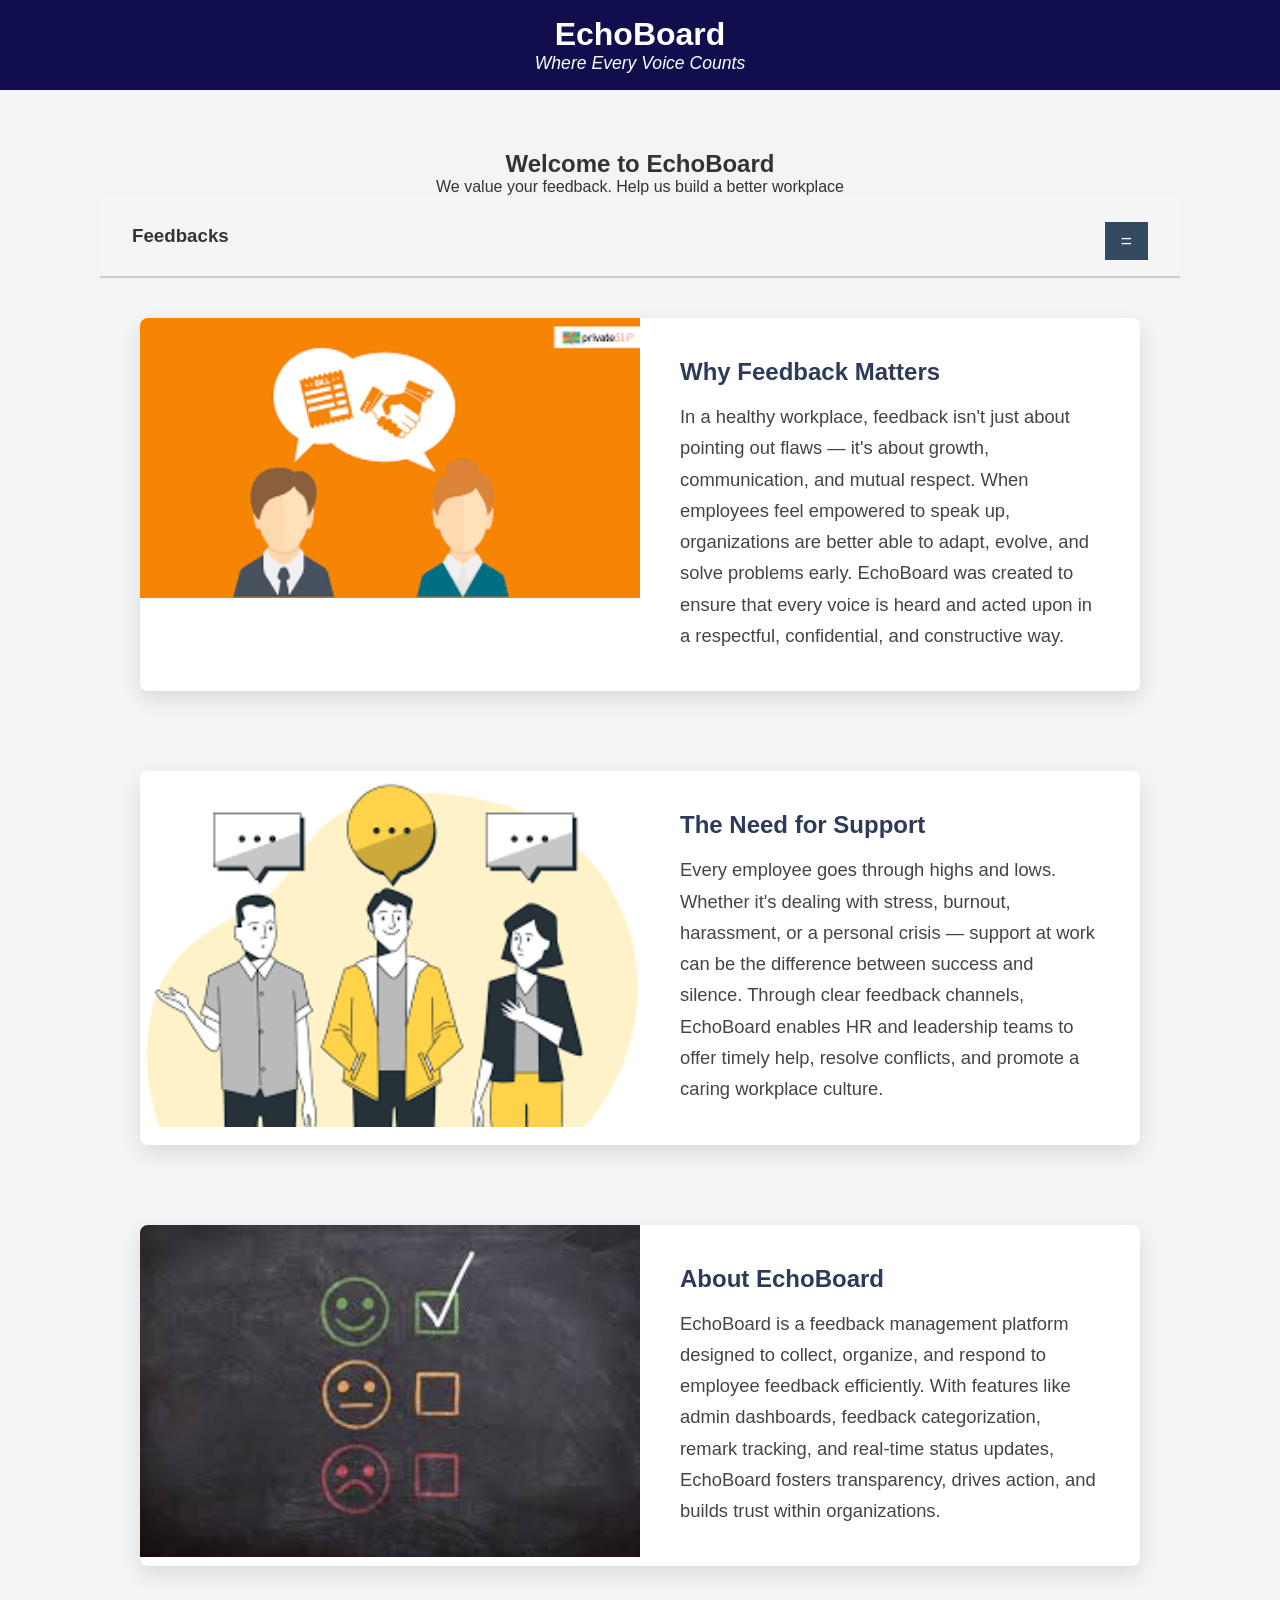
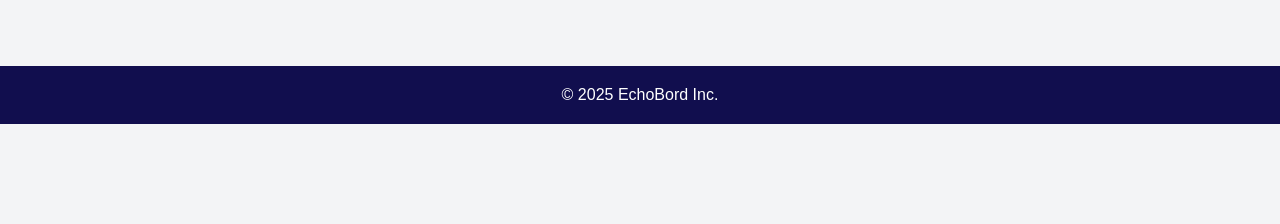
<file: index.html>
<!DOCTYPE html>
<html>
<head>
    <meta charset="UTF-8" />
    <title>EchoBoard</title>
    <link rel="stylesheet" href="style.css">


</head>
<body>
    <header>
        <h1>EchoBoard</h1>
        <p class="tagline">Where Every Voice Counts</p>
    </header>
    <main>
    <h2>Welcome to EchoBoard</h2>
    <p>We value your feedback. Help us build a better workplace</p>

    <!-- <a href="feedback.html" class="feedback-btn">Give Feedback</a> -->
    
    </main>

    <div class="feedback-container-header">
    <h3>Feedbacks</h3>
    <nav>
        <button id="toggleSidebar">=</button>
    <div id="sidebarMenu" class="sidebar-menu hidden">
      <a href="/support.html">Support</a>
      <a href="/contact.html">Contact</a>
      <a href="/about.html">About</a>
      <a href="/help.html">Help</a>
      <a href="/login.html">Login</a>
    </div>
    </nav>
    </div>
    
        
    </div>
    <section>
  <img src="images/feedback.png" alt="Feedback">
  <div class="section-text">
    <h2>Why Feedback Matters</h2>
    <p>
      In a healthy workplace, feedback isn't just about pointing out flaws — it's about growth, communication, and mutual respect. 
      When employees feel empowered to speak up, organizations are better able to adapt, evolve, and solve problems early. 
      EchoBoard was created to ensure that every voice is heard and acted upon in a respectful, confidential, and constructive way.
    </p>
  </div>
</section>

<section>
  <img src="images/needsupport.png" alt="Support">
  <div class="section-text">
    <h2>The Need for Support</h2>
    <p>
      Every employee goes through highs and lows. Whether it's dealing with stress, burnout, harassment, or a personal crisis — support at work can be the difference between success and silence.
      Through clear feedback channels, EchoBoard enables HR and leadership teams to offer timely help, resolve conflicts, and promote a caring workplace culture.
    </p>
  </div>
</section>

<section>
  <img src="images/echoborad.jpeg" alt="Project">
  <div class="section-text">
    <h2>About EchoBoard</h2>
    <p>
      EchoBoard is a feedback management platform designed to collect, organize, and respond to employee feedback efficiently.
With features like admin dashboards, feedback categorization, remark tracking, and real-time status updates, EchoBoard fosters transparency, drives action, and builds trust within organizations.
  
    </p>
</div>
</section>
    
       




    <footer>
        <p>&copy; 2025 EchoBord Inc.</p>
    </footer>
    <script src="index.js"></script>

</body>
</html>
</file>
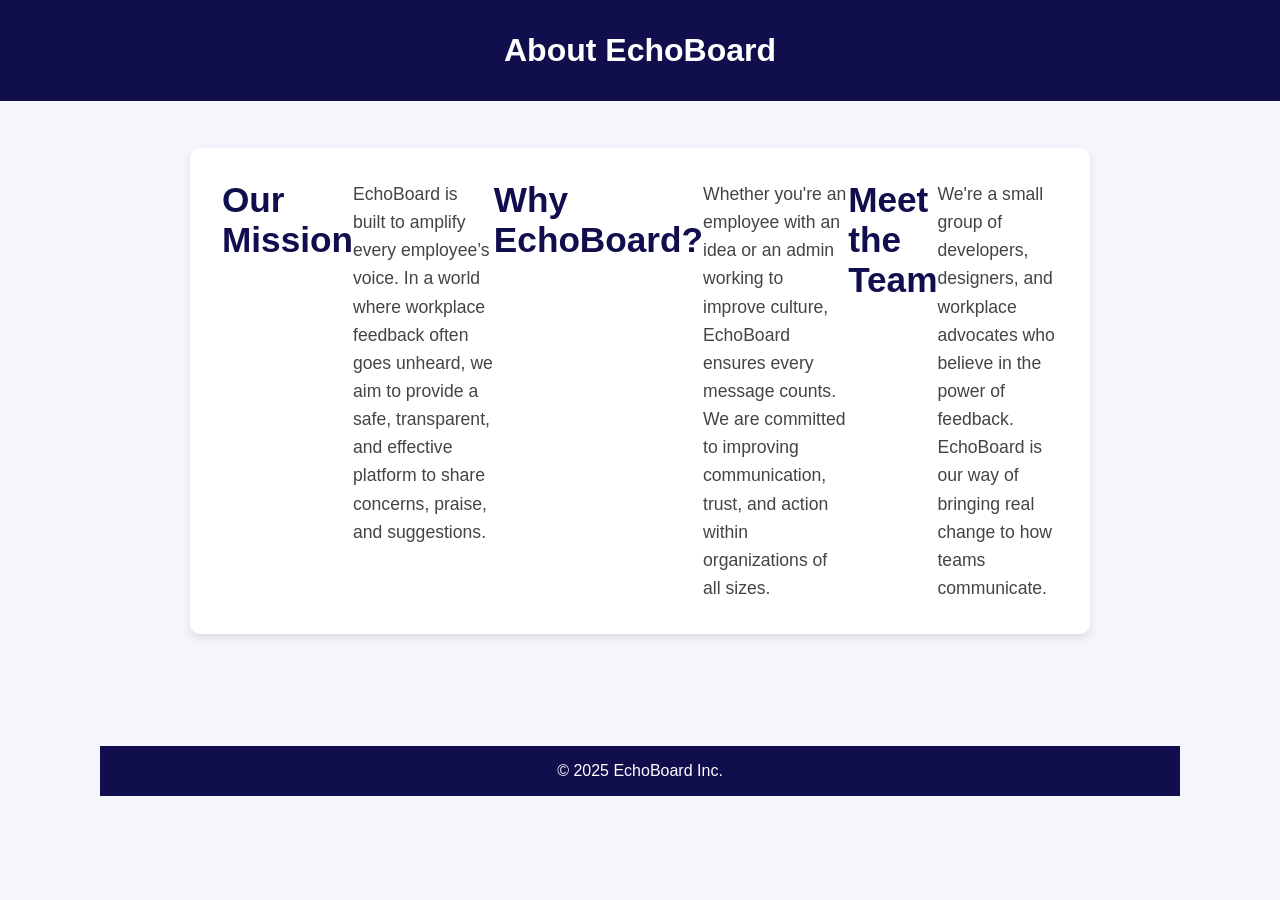
<file: about.html>
<!DOCTYPE html>
<html lang="en">
<head>
  <meta charset="UTF-8" />
  <meta name="viewport" content="width=device-width, initial-scale=1.0"/>
  <title>About | EchoBoard</title>
  <link rel="stylesheet" href="style.css" />
  <style>
    body {
      margin: 0;
      font-family: 'Segoe UI', sans-serif;
      background: #f4f6fb;
      color: #333;
    }

    header {
      background-color: #110e4e;
      color: #fff;
      padding: 2rem 0;
      text-align: center;
    }

    .about-section {
      max-width: 900px;
      margin: 3rem auto;
      padding: 2rem;
      background: #ffffff;
      border-radius: 10px;
      box-shadow: 0 4px 10px rgba(0, 0, 0, 0.1);
      animation: fadeInUp 1s ease-out;
    }

    .about-section h2 {
      font-size: 2.2rem;
      margin-bottom: 1rem;
      color: #110e4e;
      animation: slideIn 1s ease-in-out;
    }

    .about-section p {
      line-height: 1.6;
      font-size: 1.1rem;
      color: #444;
    }

    footer {
      background-color: #110e4e;
      color: #fff;
      text-align: center;
      padding: 1rem 0;
      position: relative;
      bottom: 0;
      width: 100%;
      margin-top: 4rem;
    }

    @keyframes fadeInUp {
      from {
        opacity: 0;
        transform: translateY(40px);
      }
      to {
        opacity: 1;
        transform: translateY(0);
      }
    }

    @keyframes slideIn {
      0% {
        transform: translateX(-50%);
        opacity: 0;
      }
      100% {
        transform: translateX(0);
        opacity: 1;
      }
    }
  </style>
</head>
<body>

  <header>
    <h1>About EchoBoard</h1>
  </header>

  <section class="about-section">
    <h2>Our Mission</h2>
    <p>EchoBoard is built to amplify every employee’s voice. In a world where workplace feedback often goes unheard, we aim to provide a safe, transparent, and effective platform to share concerns, praise, and suggestions.</p>

    <h2>Why EchoBoard?</h2>
    <p>Whether you're an employee with an idea or an admin working to improve culture, EchoBoard ensures every message counts. We are committed to improving communication, trust, and action within organizations of all sizes.</p>

    <h2>Meet the Team</h2>
    <p>We're a small group of developers, designers, and workplace advocates who believe in the power of feedback. EchoBoard is our way of bringing real change to how teams communicate.</p>
  </section>

  <footer>
    &copy; 2025 EchoBoard Inc.
  </footer>

</body>
</html>
</file>
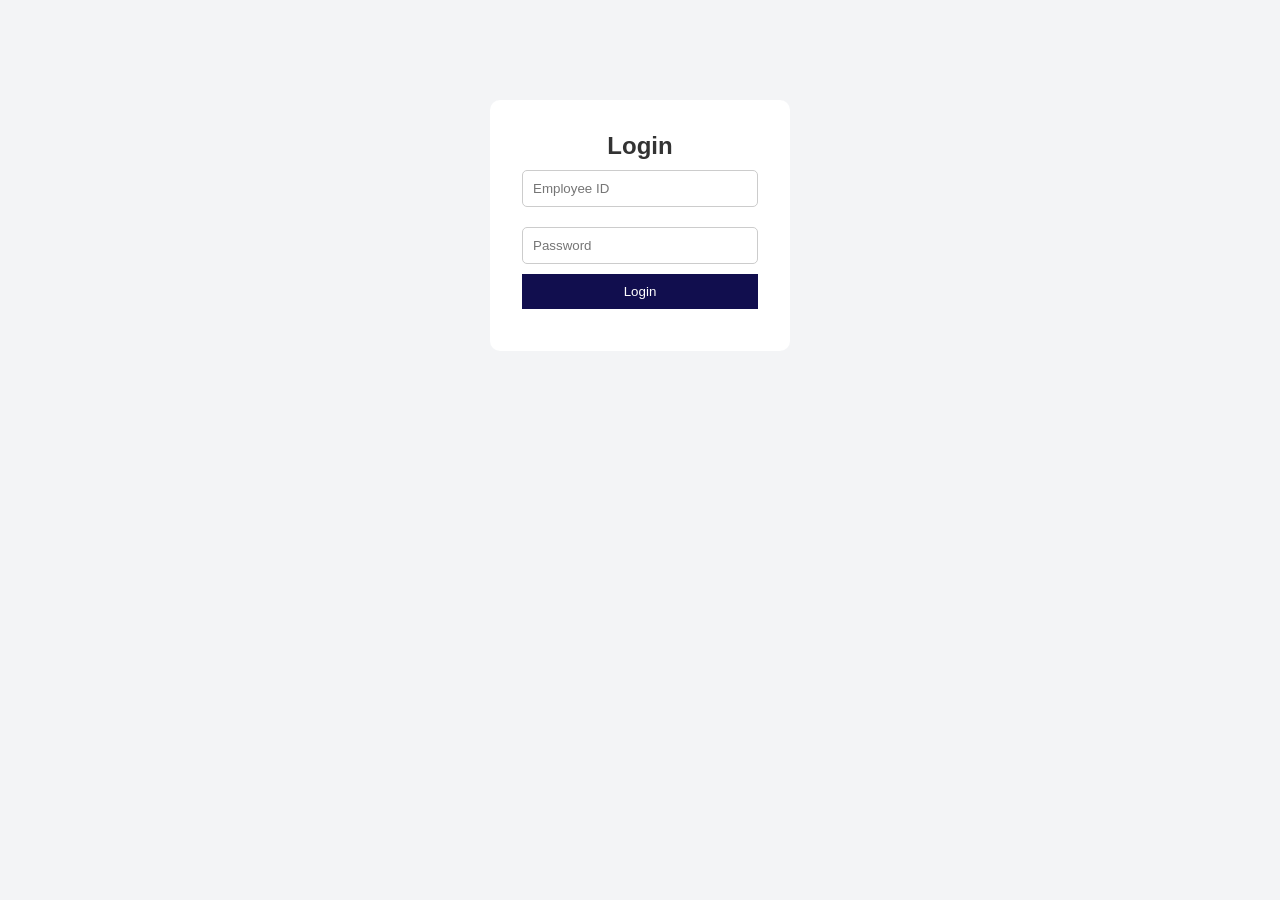
<file: adminDashboard.html>
<!DOCTYPE html>
<html lang="en">
    <head>
        <meta charset="UTF-8">
        <meta name="viewport" content="width=device-width, initial-scale=1.0">
        <title>Employee Dashboard | EchoBoard</title>
        <link rel="stylesheet" href="style.css">
        <link rel="icon" href="/favicon.ico" type="image/x-icon">

    </head>
    <body class="dashboard-body">
        <div class="dashboard">
            <div class="dashboard-header">
                <label for="fileInput">
                <img id="profilePhoto" src="" alt="profile Photo">
                </label>
                <input type="file" id="fileInput" accept="image/*"/>
                <div id="status"></div>

                <div class="info">
                    <h2 id="profileName"></h2>
                    <p><span id="empId"></span></p>
                    <!-- <p><span id="joiningDate"></span></p> -->
                    <p><span id="department"></span></p>
                    <p><span id="email"></span></p>
                </div>
                <div class="logout-bar">
                    <!-- add joining date on the profile page if needed -->
                     <button id="res-feedbackbutton" class="res-feedback-button">Resolved Feedbacks</button>
                    <button id="logoutBtn" class="logout-button">Logout</button>
                </div>

                
            </div>
        </div>
        <section class="emp-feedback-contaier">
            <!-- Feedback that employee has shared. -->
             <div class="emp-raised-feedbacks">
                <div class="left-sidebar">
                    <h3>Employee Feedback</h3>
                    <ul id="feedbackList"></ul>
                    </ul>
                </div>





             </div>
        </section>
        <script src="adminDashboard.js"></script>
    </body>
    </html>
</file>
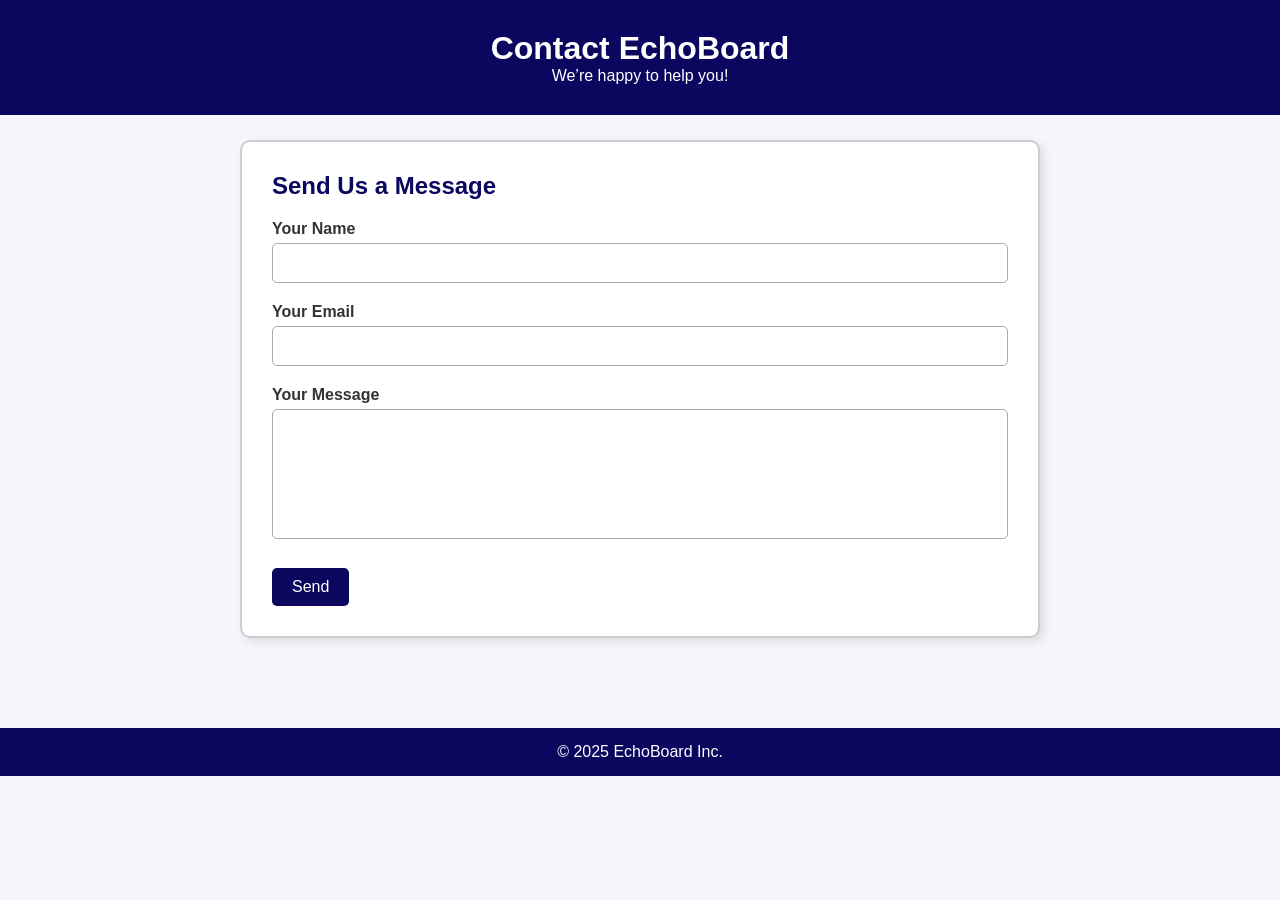
<file: contact.html>
<!DOCTYPE html>
<html lang="en">
<head>
  <meta charset="UTF-8">
  <title>Contact | EchoBoard</title>
  <link rel="stylesheet" href="style.css">
  <style>
    body {
      margin: 0;
      font-family: 'Segoe UI', sans-serif;
      background-color: #f4f6fb;
      color: #333;
    }

    header {
      background-color: #0b075e;
      color: white;
      text-align: center;
      padding: 30px 0;
    }

    .contact-box {
      width: 800px;
      margin: 40px auto;
      padding: 30px;
      background-color: white;
      border: 2px solid #ccc;
      border-radius: 10px;
      box-shadow: 4px 4px 10px rgba(0, 0, 0, 0.1);
      animation: fadeIn 0.7s ease;
    }

    .contact-box h2 {
      margin-top: 0;
      color: #0b075e;
    }

    .contact-box label {
      display: block;
      margin-top: 20px;
      font-weight: bold;
    }

    .contact-box input,
    .contact-box textarea {
      width: 100%;
      padding: 10px;
      font-size: 16px;
      margin-top: 5px;
      border: 1px solid #aaa;
      border-radius: 5px;
      box-sizing: border-box;
    }

    .contact-box textarea {
      resize: none;
    }

    .contact-box button {
      margin-top: 25px;
      padding: 10px 20px;
      font-size: 16px;
      background-color: #0b075e;
      color: white;
      border: none;
      border-radius: 5px;
      cursor: pointer;
    }

    .contact-box button:hover {
      background-color: #181c6e;
    }

    footer {
      background-color: #0b075e;
      color: white;
      text-align: center;
      padding: 15px 0;
      margin-top: 50px;
    }

    @keyframes fadeIn {
      from {
        opacity: 0;
        transform: translateY(40px);
      }
      to {
        opacity: 1;
        transform: translateY(0);
      }
    }
  </style>
</head>
<body>

  <header>
    <h1>Contact EchoBoard</h1>
    <p>We’re happy to help you!</p>
  </header>

  <div class="contact-box">
    <h2>Send Us a Message</h2>
    <form action="#" method="POST">
      <label for="name">Your Name</label>
      <input type="text" id="name" name="name" required>

      <label for="email">Your Email</label>
      <input type="email" id="email" name="email" required>

      <label for="message">Your Message</label>
      <textarea id="message" name="message" rows="6" required></textarea>

      <button type="submit">Send</button>
    </form>
  </div>

  <footer>
    &copy; 2025 EchoBoard Inc.
  </footer>

</body>
<script>
  document.querySelector('form').addEventListener('submit', function(e) {
    e.preventDefault(); 
    alert('Your message has been submitted successfully!');
    this.reset(); 
  });
</script>

</html>
</file>
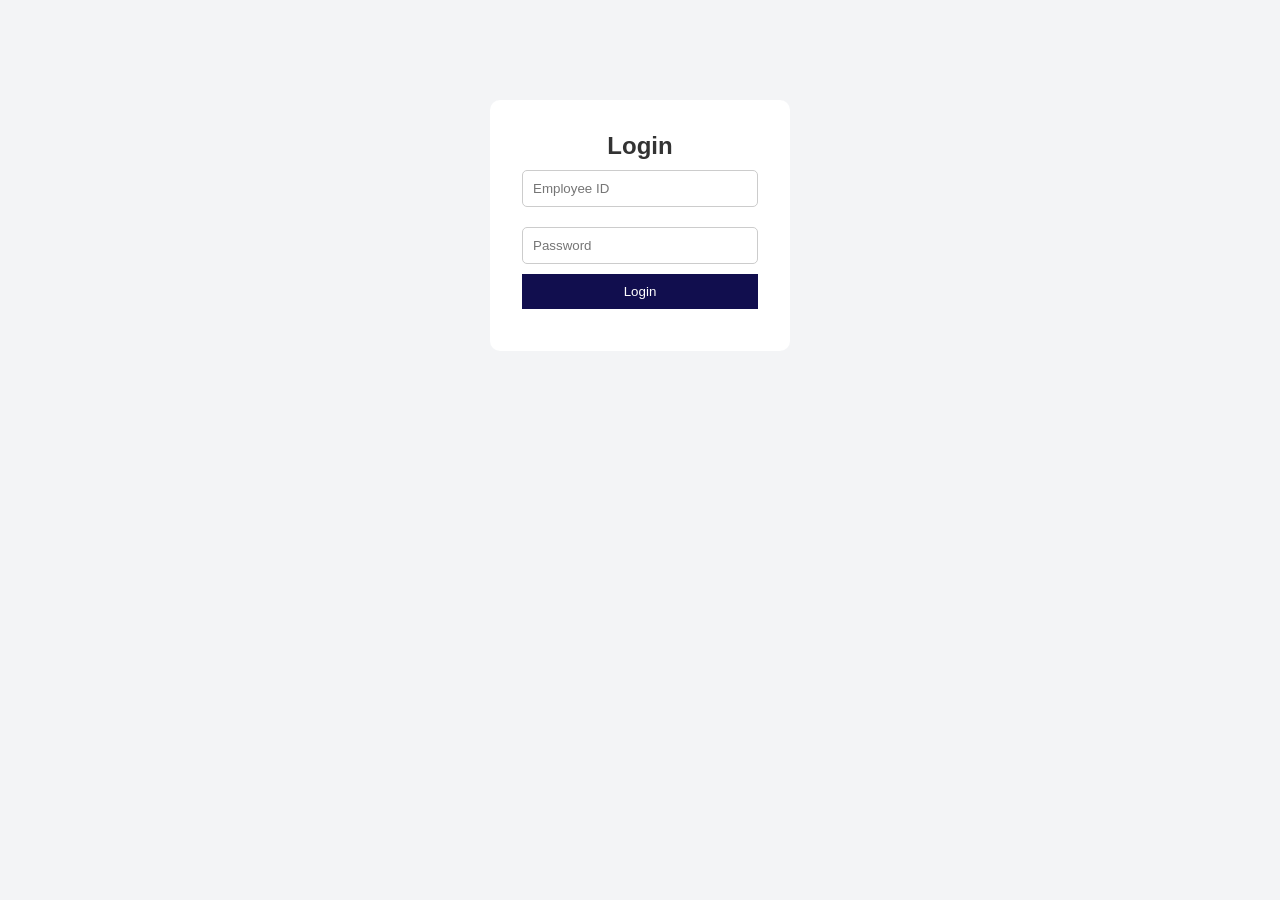
<file: empDashboard.html>
<!DOCTYPE html>
<html lang="en">
    <head>
        <meta charset="UTF-8">
        <meta name="viewport" content="width=device-width, initial-scale=1.0">
        <title>Employee Dashboard | EchoBoard</title>
        <link rel="stylesheet" href="style.css">
        <link rel="icon" href="/favicon.ico" type="image/x-icon">

    </head>
    <body class="dashboard-body">
        <div class="dashboard">
            <div class="dashboard-header">
                <label for="fileInput">
                <img id="profilePhoto" src="" alt="profile Photo">
                </label>
                <input type="file" id="fileInput" accept="image/*"/>
                <div id="status"></div>

                <div class="info">
                    <h2 id="profileName"></h2>
                    <p><span id="empId"></span></p>
                    <!-- <p><span id="joiningDate"></span></p> -->
                    <p><span id="department"></span></p>
                    <p><span id="email"></span></p>
                </div>
                <div class="logout-bar">
                    <!-- add joining date on the profile page if needed -->
                     <button id="feedbackbutton" class="feedback-button">Raise Feedback</button>
                    <button id="logoutBtn" class="logout-button">Logout</button>
                </div>

                <!--  employee id -->
            </div>
        </div>
        <section class="emp-feedback-contaier">
            <!-- Feedback that employee has shared. -->
             <div class="emp-raised-feedbacks">
                <div class="left-sidebar">
                    <h3>Employee Feedback</h3>
                    <ul id="feedbackList"></ul>
                    </ul>
                </div>

             </div>
             </section>
        </section>
        <script src="empDashboard.js"></script>
    </body>
    </html>
</file>
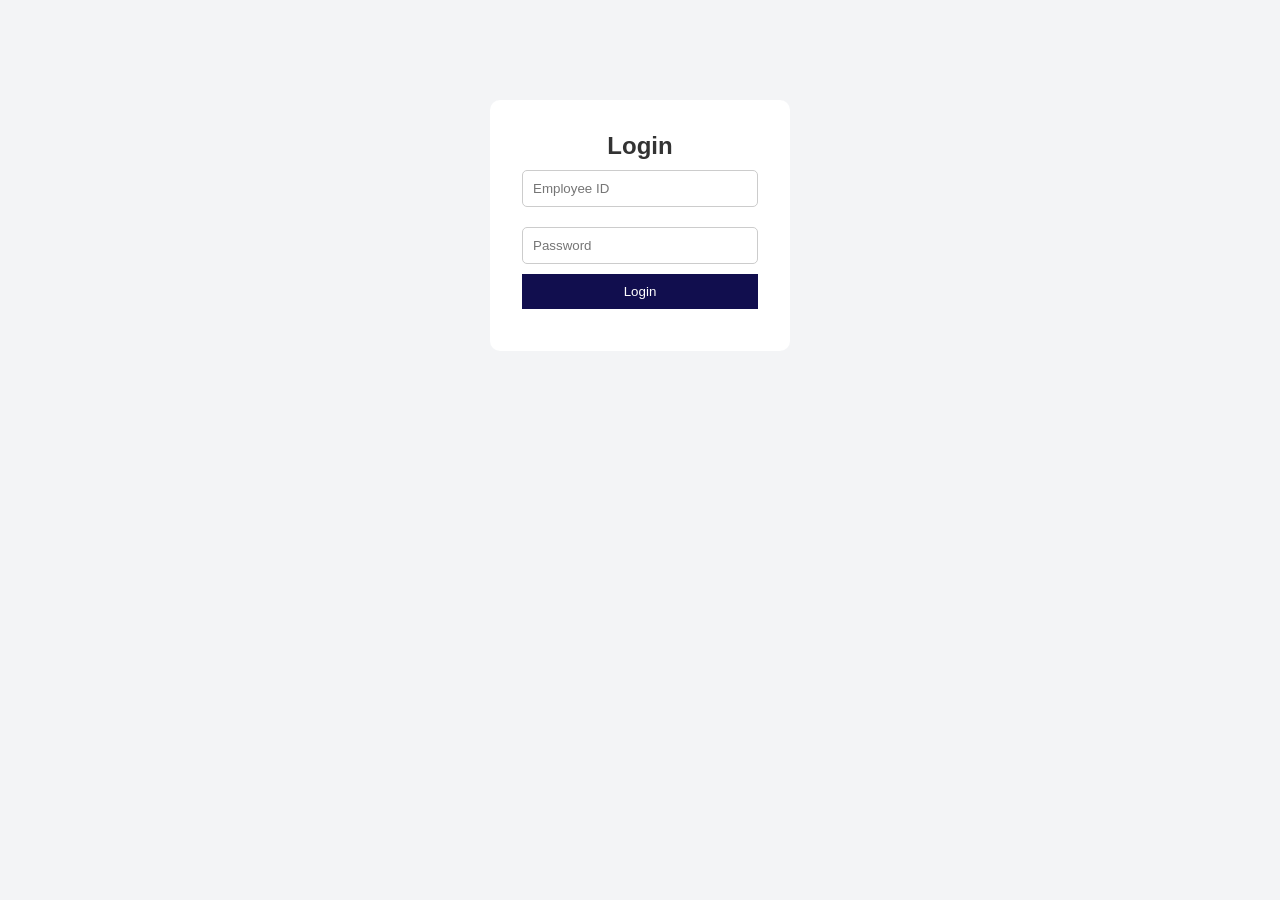
<file: feedback.html>
<!DOCTYPE html>
<html lang="en">
<head>
    <meta charset="UTF-8" />
    <title>Submit Feedback | EchoBoard</title>
    <link rel="stylesheet" href="style.css">
</head>
<body>
    <header>
        <h1>EchoBoard</h1>
        <p class="tagline">Your Voice Matters</p>
    </header>
    <main>
        <h2>Submit Your Feedback</h2>
        <form id="feedbackform" class="feedback-form">
            <label for="name">Your Name(Optional): </label>
            <input type="text" id="name"   name="name" placeholder="Leave blank to stay anonymous ">
            
            <!-- 
             -->

             <label for="Department">Department:</label>
             <select id="department" name="department" required>
                <option id="select" value="">Select</option>
                <option value="HR">HR</option>
                <option value="Addministration">Addministration</option>
                <option value="InformationTechnology">IT</option>
                <option value="Account">Account</option>
                
            </select>
            <label for="Category">Category:</label>
             <select id="category" name="category" required>
                <option id="select" value="">Select</option>
                <option value="Suggestion">Suggestion</option>
                <option value="Complaint">Complaint</option>
                <option value="Appreciation">Appreciation</option>
                
            </select>

            <label for="feedback">Feedback:</label>
            <textarea id="feedback" name="feedback" rows="5" required placeholder="Write your feedback here....."></textarea>

            <button id="cancelBtn" type="button">Cancel</button>
            <button type="submit">Submit</button>
        </form>
    </main>
    <p id="responseMsg"></p>

    <footer>
        <p>&copy; 2025 EchoBoard Inc.</p>
    </footer>

    <script src="feedback.js"></script>
    
</body>
</html>
</file>
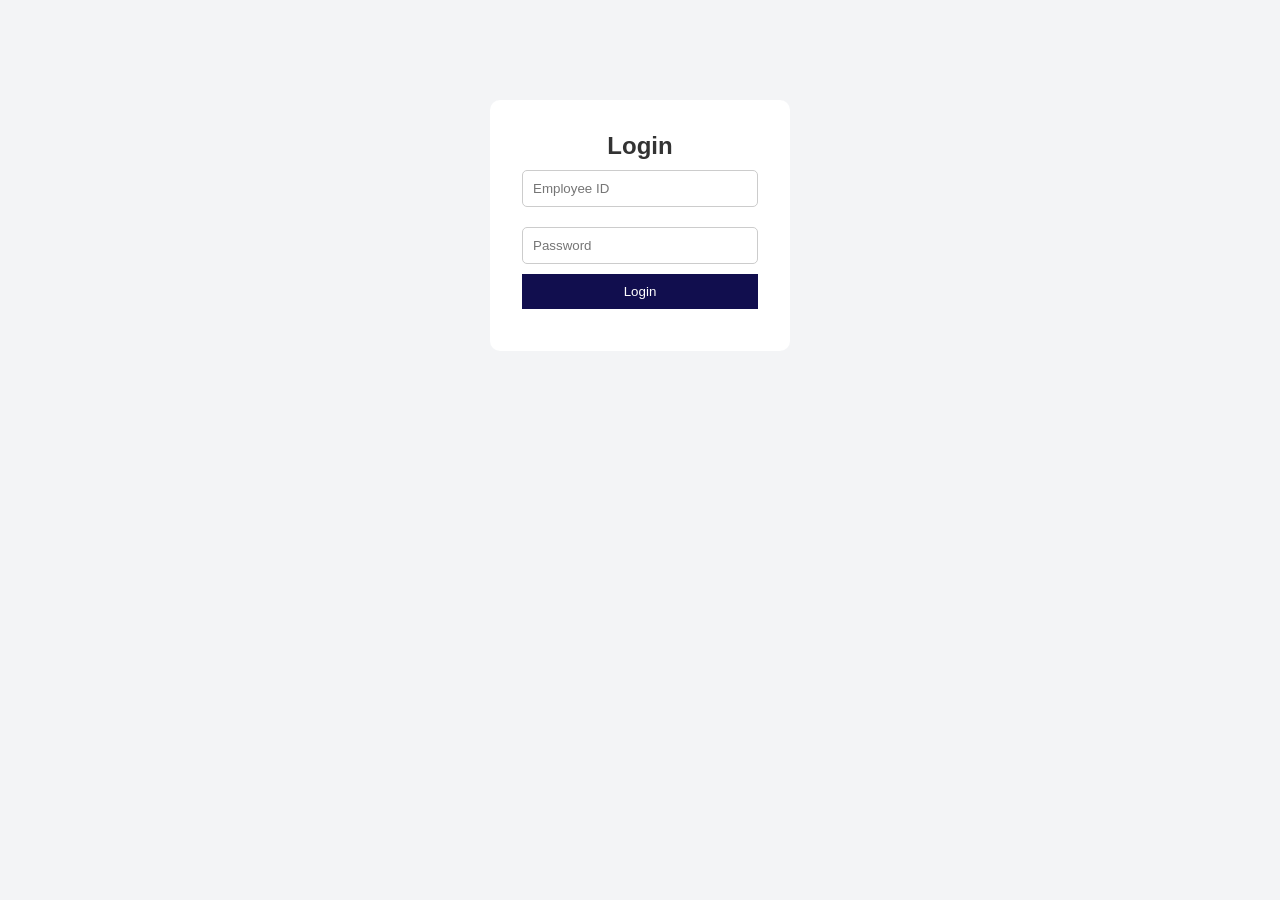
<file: login.html>
<!DOCTYPE html>
<html lang="en">
    <head>
    <meta charset="UT-8">
    <title>Login | Feedback</title>
    <link rel="stylesheet" href="style.css">
    </head>
    <body>
        <div class="login-container">
            <h2>Login</h2>
            <form id="loginForm">
                <input type="text" id="empId" placeholder="Employee ID" required>
                <input type="password" id="password" placeholder="Password" required>
                <button type="submit">Login</button>
                <p id="error" class="error-message"></p>
            </form>
        </div>
        <script src="login.js"></script>
    </body>
</html>
</file>
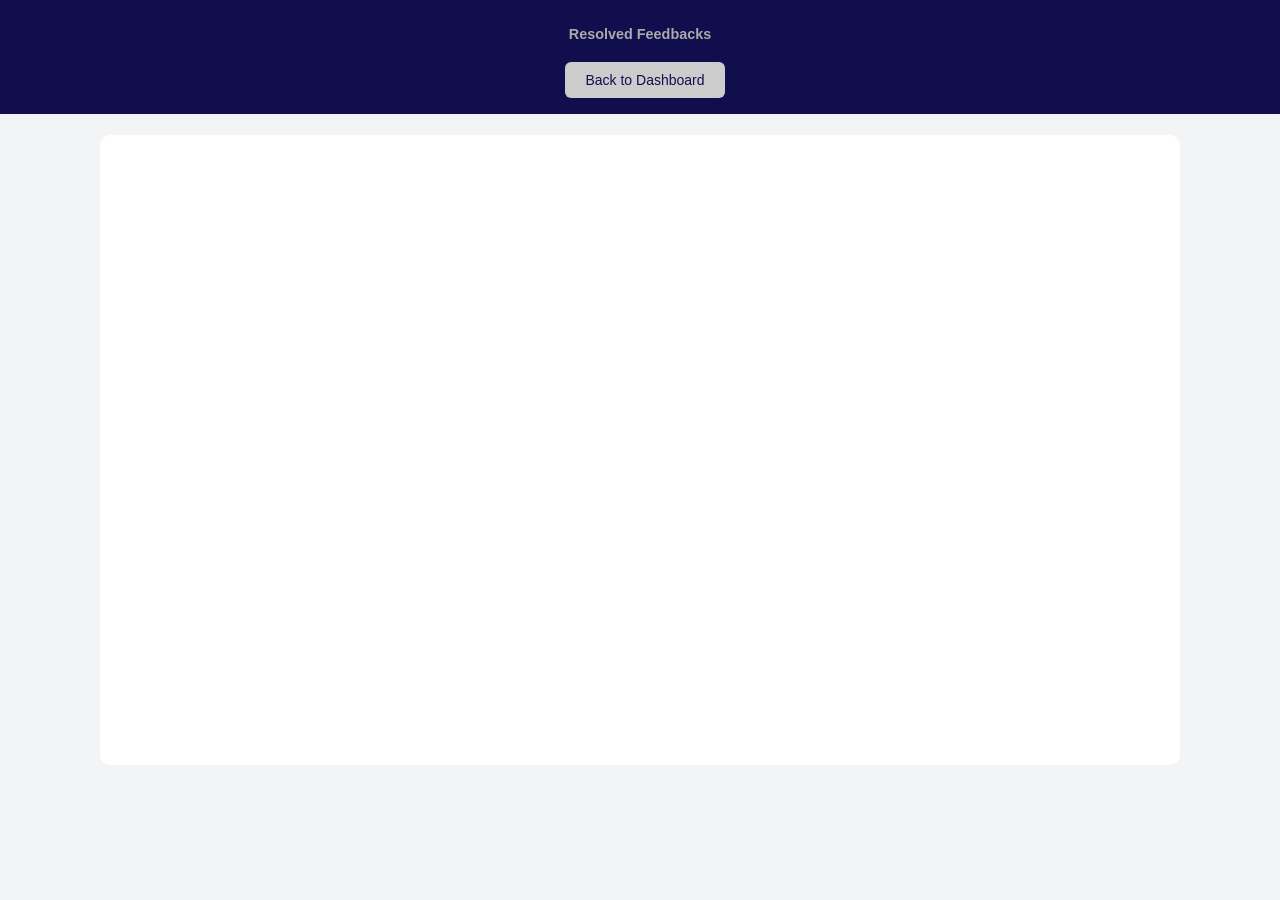
<file: resolvedFeedback.html>
<!DOCTYPE html>
<html lang="en">
<head>
  <meta charset="UTF-8" />
  <meta name="viewport" content="width=device-width, initial-scale=1.0"/>
  <title>Resolved Feedbacks | EchoBoard</title>
  <link rel="stylesheet" href="style.css">
</head>
<body>
  
   <header>
    <h1 class="resolvedfeedback-tagline">Resolved Feedbacks</h1> 
    <button class="resolve-back-toDashboard-btn" onclick="window.location.href='adminDashboard.html'">Back to Dashboard</button>
   </header>

  <div id="resolved-feedback-container" class="resolvedfeedback-header">
    <ul id="resolvedList"></ul>
    
  </div>

  <script src="resolvedFeedback.js"></script>
</body>
</html>
</file>
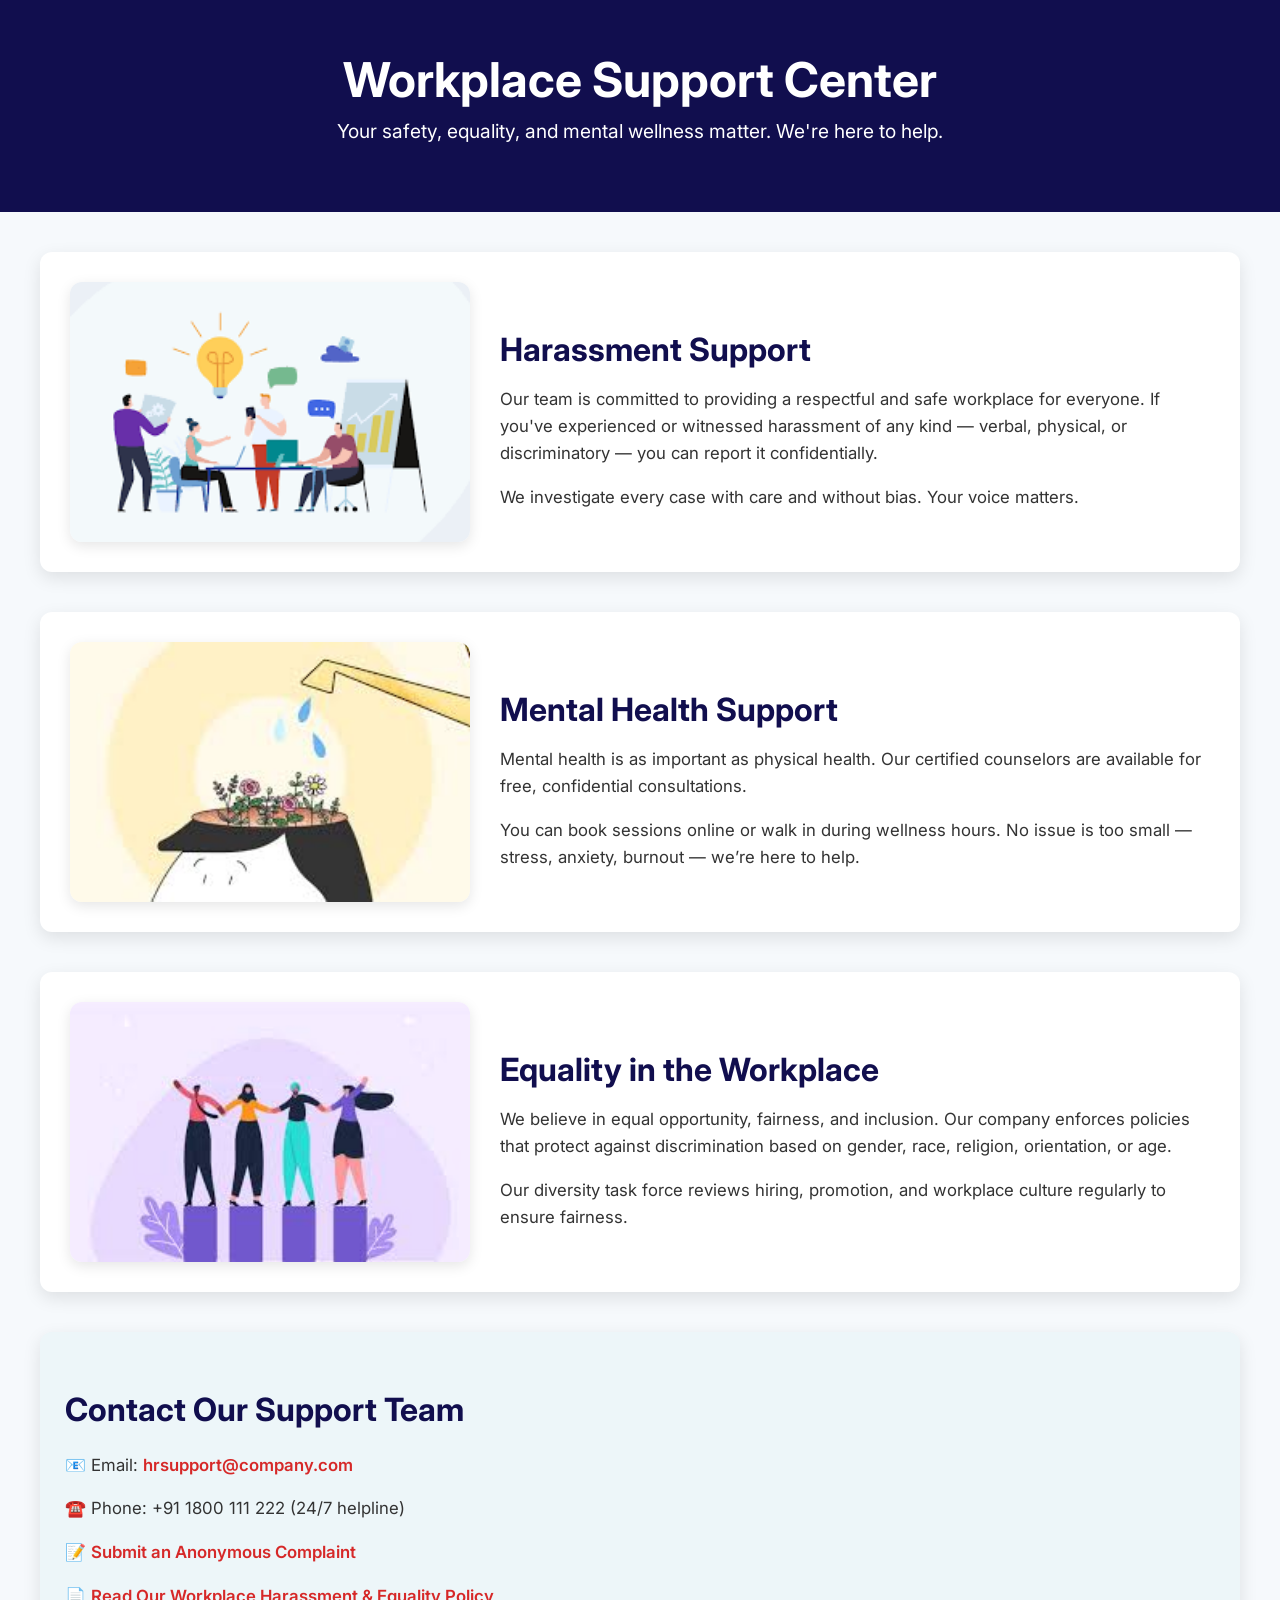
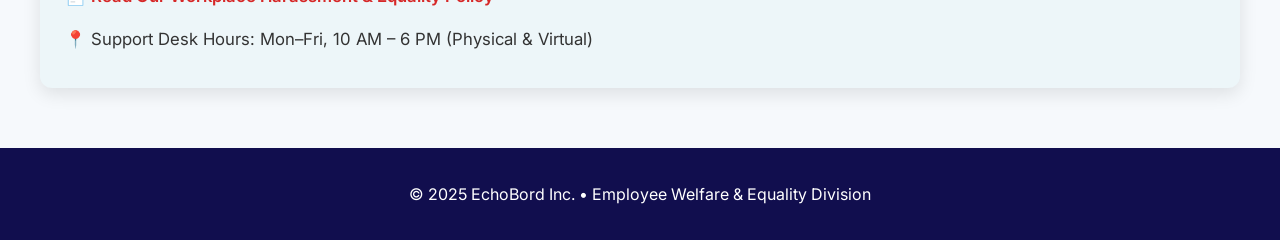
<file: support.html>
<!DOCTYPE html>
<html lang="en">
<head>
  <meta charset="UTF-8" />
  <meta name="viewport" content="width=device-width, initial-scale=1.0"/>
  <title>Workplace Support Center</title>
  <link href="https://fonts.googleapis.com/css2?family=Inter:wght@400;600&display=swap" rel="stylesheet">
  <style>
    body {
      margin: 0;
      font-family: 'Inter', sans-serif;
      background-color: #f6f9fc;
      color: #333;
    }

    header {
      background-color: #110e4e;;
      color: white;
      text-align: center;
      padding: 50px 20px;
    }

    header h1 {
      margin: 0;
      font-size: 3rem;
    }

    header p {
      font-size: 1.2rem;
      margin-top: 10px;
    }

    .slideshow {
      max-width: 1200px;
      margin: 40px auto;
      padding: 0 20px;
    }

    .slide {
      background-color: white;
      border-radius: 12px;
      box-shadow: 0 6px 18px rgba(0,0,0,0.1);
      margin-bottom: 40px;
      padding: 30px;
      display: flex;
      align-items: center;
      gap: 30px;
      transition: transform 0.3s ease;
    }

    .slide:hover {
      transform: translateY(-5px);
    }

    .slide img {
      width: 400px;
      height: 260px;
      border-radius: 12px;
      object-fit: cover;
      box-shadow: 0 4px 14px rgba(0,0,0,0.1);
    }

    .slide-content {
      flex: 1;
    }

    .slide-content h2 {
      font-size: 2rem;
      color: #110e4e;
      margin-bottom: 10px;
    }

    .slide-content p {
      font-size: 1.05rem;
      line-height: 1.6;
      margin-bottom: 10px;
    }

    .contact-box {
      background-color: #edf6f9;
      padding: 25px;
      border-radius: 12px;
      font-size: 1rem;
      line-height: 1.6;
    }

    .contact-box a {
      color: #d62828;
      text-decoration: none;
      font-weight: 600;
    }

    footer {
      background-color: #110e4e;
      color: white;
      text-align: center;
      padding: 20px;
      margin-top: 60px;
    }

    @media (max-width: 768px) {
      .slide {
        flex-direction: column;
      }

      .slide img {
        width: 100%;
        height: auto;
      }
    }
  </style>
</head>
<body>

<header>
  <h1>Workplace Support Center</h1>
  <p>Your safety, equality, and mental wellness matter. We're here to help.</p>
</header>

<div class="slideshow">

  <div class="slide">
    <img src="images/supportteam.png" alt="Workplace support">
    <div class="slide-content">
      <h2>Harassment Support</h2>
      <p>Our team is committed to providing a respectful and safe workplace for everyone. If you've experienced or witnessed harassment of any kind — verbal, physical, or discriminatory — you can report it confidentially.</p>
      <p>We investigate every case with care and without bias. Your voice matters.</p>
    </div>
  </div>

  <div class="slide">
    <img src="images/mentalhealth.jpeg" alt="Mental Health Support">
    <div class="slide-content">
      <h2>Mental Health Support</h2>
      <p>Mental health is as important as physical health. Our certified counselors are available for free, confidential consultations.</p>
      <p>You can book sessions online or walk in during wellness hours. No issue is too small — stress, anxiety, burnout — we’re here to help.</p>
    </div>
  </div>

  <div class="slide">
    <img src="images/workplace.jpeg" alt="Equality in workplace">
    <div class="slide-content">
      <h2>Equality in the Workplace</h2>
      <p>We believe in equal opportunity, fairness, and inclusion. Our company enforces policies that protect against discrimination based on gender, race, religion, orientation, or age.</p>
      <p>Our diversity task force reviews hiring, promotion, and workplace culture regularly to ensure fairness.</p>
    </div>
  </div>

  <div class="slide contact-box">
    <div class="slide-content">
      <h2>Contact Our Support Team</h2>
      <p>📧 Email: <a href="mailto:hrsupport@company.com">hrsupport@company.com</a></p>
      <p>☎️ Phone: +91 1800 111 222 (24/7 helpline)</p>
      <p>📝 <a href="/anonymous-report.html">Submit an Anonymous Complaint</a></p>
      <p>📄 <a href="/policy.html">Read Our Workplace Harassment & Equality Policy</a></p>
      <p>📍 Support Desk Hours: Mon–Fri, 10 AM – 6 PM (Physical & Virtual)</p>
    </div>
  </div>

</div>

  <footer>
        <p>&copy; 2025 EchoBord Inc.  • Employee Welfare & Equality Division</p>
  </footer>

</body>
</html>
</file>
<file: style.css>
*{
    margin: 0;
    padding: 0;
    box-sizing: border-box;
    font-family: 'Segoe UI', Tahoma, Geneva, Verdana, sans-serif;
}

body {
 /* font-family: Arial,  sans-serif; */
 background-color: #f3f4f6;
 color: #333;
 display: flex;
 flex-direction: column;
 align-items: center;
 min-height: 100vh;
 padding: 100px;
 margin: 0;

}

header{
     position: fixed;
     top: 0;
     z-index: 1000;
     background-color: #110e4e;
     width: 100%;
     /* padding: 20px 0; */
     padding: 1rem;
     text-align: center;
     color: white;

}

.tagline{
    font-style: italic;
    font-size: 1.1rem;
}
 main{
    text-align: center;
    margin-top: 50px;
    
 }

 .feedback-btn{
    display: inline-block;
    margin-top: 20px;
    padding: 12px 25px;
    background-color: #110e4e;
    color: white;
    text-decoration: none;
    border-radius: 8px;
    font-weight: bold;
 }

 .feedback-btn:hover{
    background-color: #1d176e;
 }
  nav {
      margin-top: 10px;
    }

    nav button {
      font-size: 24px;
      background-color: #324960;
      color: white;
      border: none;
      padding: 10px;
      cursor: pointer;
    }
footer {
      width: 100vw;
      background-color: #110e4e;
      color: white;
      text-align: center;
      padding: 20px;
      margin-top: 60px;
      bottom: 0;
      left: 0;
    }
 /* footer{
    margin-top: auto;
    padding: 10px;
    background-color: #e5e7eb;
    width: 100%;
    text-align: center;
    font-size: 0.9rem;
 } */

 .feedback-form{
  background: #ffffff;
      padding: 1rem;
      border-radius: 10px;
      width: 500px;
      box-shadow: #110e4e;
      text-align: center;
    
   
 }

 .feedback-form label{
    display: block;
    font-weight: bold;
    width: 100%;
 }

 .feedback-form input, .feedback-form textarea, .feedback-form select{
    padding: 10px;
    border: 1px solid #ccc;
    border-radius: 5px;
    font-size: 1rem;
    width: 100%;
    margin: 10px 0;
    border: 1px solid #ccc;
 }

 

 .feedback-form button{
    padding: 12px;
    background-color: #28237a;
    color: white;
    border: none;
    border-radius: 8px;
    font-size: 1rem;
    cursor: pointer;
 }

 .feedback-form button:hover{
    background-color: #3730a3;
 }
 .feedback-container {
   display: flex;
   flex-wrap: wrap;
   gap:"20px";
   /* padding-top: 20px; */
 }
 

.feedback-container-header {
        
  position: sticky;
  top: 0; /* Sticks below header */
  z-index: 999;
  background-color: #f5f5f5;
  display: flex;
  justify-content: space-between;
  align-items: center;
  padding: 1rem 2rem;
  border-bottom: 2px solid #ccc;
  width: 100%;       /* Ensure full width */
  box-sizing: border-box;
}

.feedback-container-header button {
  padding: 0.5rem 1rem;
  font-size: 1.2rem;
  cursor: pointer;
}



.feedback-container {
  height: calc(100vh - 70px); /* Adjust if your header height is different */
  width: 100vw;
  overflow-y: auto;
  padding: 1rem 2rem;
  background-color: #fff;
  box-sizing: border-box;
}

 .sidebar-menu {
      margin-top: 10px;
    }

    .sidebar-menu a {
      display: block;
      margin: 5px 0;
      color: #324960;
      text-decoration: none;
      font-weight: bold;
    }

    .hidden {
      display: none;
    }

/* .sidebar-menu {
  position: absolute;
  top: 100%;
  right: 2rem;
  background-color: #ffffff;
  border: 1px solid #ccc;
  box-shadow: 0px 4px 6px rgba(0, 0, 0, 0.1);
  padding: 0.5rem 1rem;
  display: flex;
  flex-direction: column;
  gap: 0.5rem;
  z-index: 999;
}

.sidebar-menu a {
  text-decoration: none;
  color: #333;
  font-weight: 500;
}

.sidebar-menu.hidden {
  display: none;
} */



   

    #resolvedfeedback-header {
      position: fixed;
      top: 0;
      left: 0;
      width: 100%;
      background-color: #110e4e;
      color: white;
      padding: 1rem 2rem;
      box-shadow: 0 2px 8px rgba(34, 25, 117, 0.2);
      z-index: 1000;
    }

    .resolvedfeedback-logo {
      font-size: 1.5rem;
      font-weight: bold;
      display: flex;
      align-items: center;
    }

    .resolvedfeedback-tagline {
      font-size: 0.9rem;
      margin-top: 0.25rem;
      color: #aaa;
    }

    /* .resolvedfeedback-subheader {

      margin-top: 0.75rem;
      font-size: 1.1rem;
      font-weight: 500;
      color: #fff;
    }

    .resolvedfeedback-cards {
      padding-top: 150px; /* enough space for fixed header
   } */
 

    .login-container{
      background: white;
      padding: 2rem;
      border-radius: 10px;
      width: 300px;
      box-shadow: #110e4e;
      text-align: center;
    }

    .login-container input{
      width: 100%;
      padding: 10px;
      margin: 10px 0;
      border-radius: 5px;
      border: 1px solid #ccc;
    }

    .login-container button{
      width: 100%;
      padding: 10px;
      background-color: #110e4e;
      color: white;
      border: none;
      cursor: pointer;

    }

    .login-container button:hover{
      background-color: #3730a3;
    }

    .error-message{
      color: red;
      margin-top: 10px;
    }




.dashboard-body {
  /* margin: 0; */
  font-family: Arial, sans-serif;
  background: #f2f2f5;
  display: flex;
  justify-content: flex-start;
  padding: 5px;
  color: #333;
}
.dashboard {
  background: #110e4e;
  padding: 20px;
  /* max-width: 600px; */
  width: 100%;
  border-radius: 10px;
  box-shadow: 0 2px 6px rgba(0,0,0,0.1);
}
.dashboard-header {
  display: flex;
  align-items: center;
  gap: 20px;
}

#profilePhoto {
  width: 150px;
  height: 150px;
  border-radius: 50%;
  object-fit: cover;
  border: 5px solid #f0eeee;
  cursor: pointer;
}

#status{
  margin-top: 10px;
  font-weight: bold;
}

input[type="file"]{
display:none;
}
.info h2 {
  white-space: nowrap;
  flex-direction: row;
  margin: 0 0 8px;
  font-size: 24px;
  color: #ccc;
}
.info p {
  margin: 4px 0;
  font-size: 14px;
  color: #cfc5c5;
}
.info p span {
  font-weight: 600;
  margin-left: 6px;
  color: #cfc5c5;
}

.logout-button, .feedback-button, .res-feedback-button{
  margin-top: 100px;
  margin-left: 10px;
  padding:10px 20px;
  background-color: #ccc;
  color: #110e4e;
  border: none;
  border-radius: 6px;
  cursor: pointer;
  font-size: 14px; 
}
.resolve-back-toDashboard-btn{
  margin-left: 10px;
  padding:10px 20px;
  background-color: #ccc;
  color: #110e4e;
  border: none;
  border-radius: 6px;
  cursor: pointer;
  font-size: 14px; 
}

.logout-button:hover,.feedback-button:hover, .resolve-back-toDashboard-btn:hover{
  background-color: #a19dd6;
}
.logout-bar {
    width: 100%;
    display: flex;
    justify-content: flex-end;
    padding: 10px 20px;
   
    top: 0;
    left: 0;
    
}

.emp-feedback-contaier{ 
  display :flex;
  justify-content: center; /* centers the sidebar horizontally */
  align-items: flex-start;
  width: 100vw;
  margin: 0;
  padding: 0;
  

}
.left-sidebar{

  width: 800px; 
  background-color: #ccc;
  padding: 24px;
  min-height: 90vh;
  overflow-y: auto;
  box-shadow: 0 4px 16px rgba(0, 0, 0, 0.2);
  border-radius: 12px;
  /* width: 450px;
  background-color: #ccc;
  padding: 16px;
  height: 100vh;
  overflow-y: auto;
  box-shadow: #a19dd6; */
}

#feedbackList {
  list-style-type: none;
  padding: 0;
}

#feedbackList li {
  background-color: #fff;
  padding: 10px;
  margin-bottom: 10px;
  border-radius: 8px;
  box-shadow: 0 1px 3px rgba(0,0,0,0.1);
}

.remark-display {
  border: 1px solid #ccc;
  padding: 10px;
  margin: 10px 0;
  border-radius: 10px;
}

.feedback-item span {
  font-weight: bold;
  display: inline-block;
  margin-top: 5px;
}

#resolved-feedback-container {
  width: 100%;
  margin: auto;
  background: white;
  padding: 50px;
  border-radius: 10px;
  min-height: calc(80vh - 90px); /* Adjust height accounting for header */
  box-sizing: border-box;
}

/* Center the tagline */
.resolvedfeedback-tagline {
  text-align: center;
  margin-top: 10px;
  margin-bottom: 20px;
}

/* List styling */
#resolvedList {
  padding: 0;
  margin: 0;
}

#resolvedList li {
  list-style-type: none;
  background: #e6ffe6;
  padding: 15px;
  margin: 10px 0;
  border-left: 5px solid rgb(29, 31, 121);
  border-radius: 6px;
}

 section {
      display: flex;
      margin: 40px;
      background: white;
      border-radius: 8px;
      box-shadow: 0 8px 20px rgba(0,0,0,0.1);
      overflow: hidden;
    }

    section img {
      width: 50%;
      object-fit: cover;
      height: 100%;
    }

    .section-text {
      padding: 40px;
      width: 50%;
    }

    .section-text h2 {
      color: #2e3a59;
      margin-bottom: 15px;
    }

    .section-text p {
      font-size: 1.15rem;
      line-height: 1.7;
      color: #444;
    }
</file>
